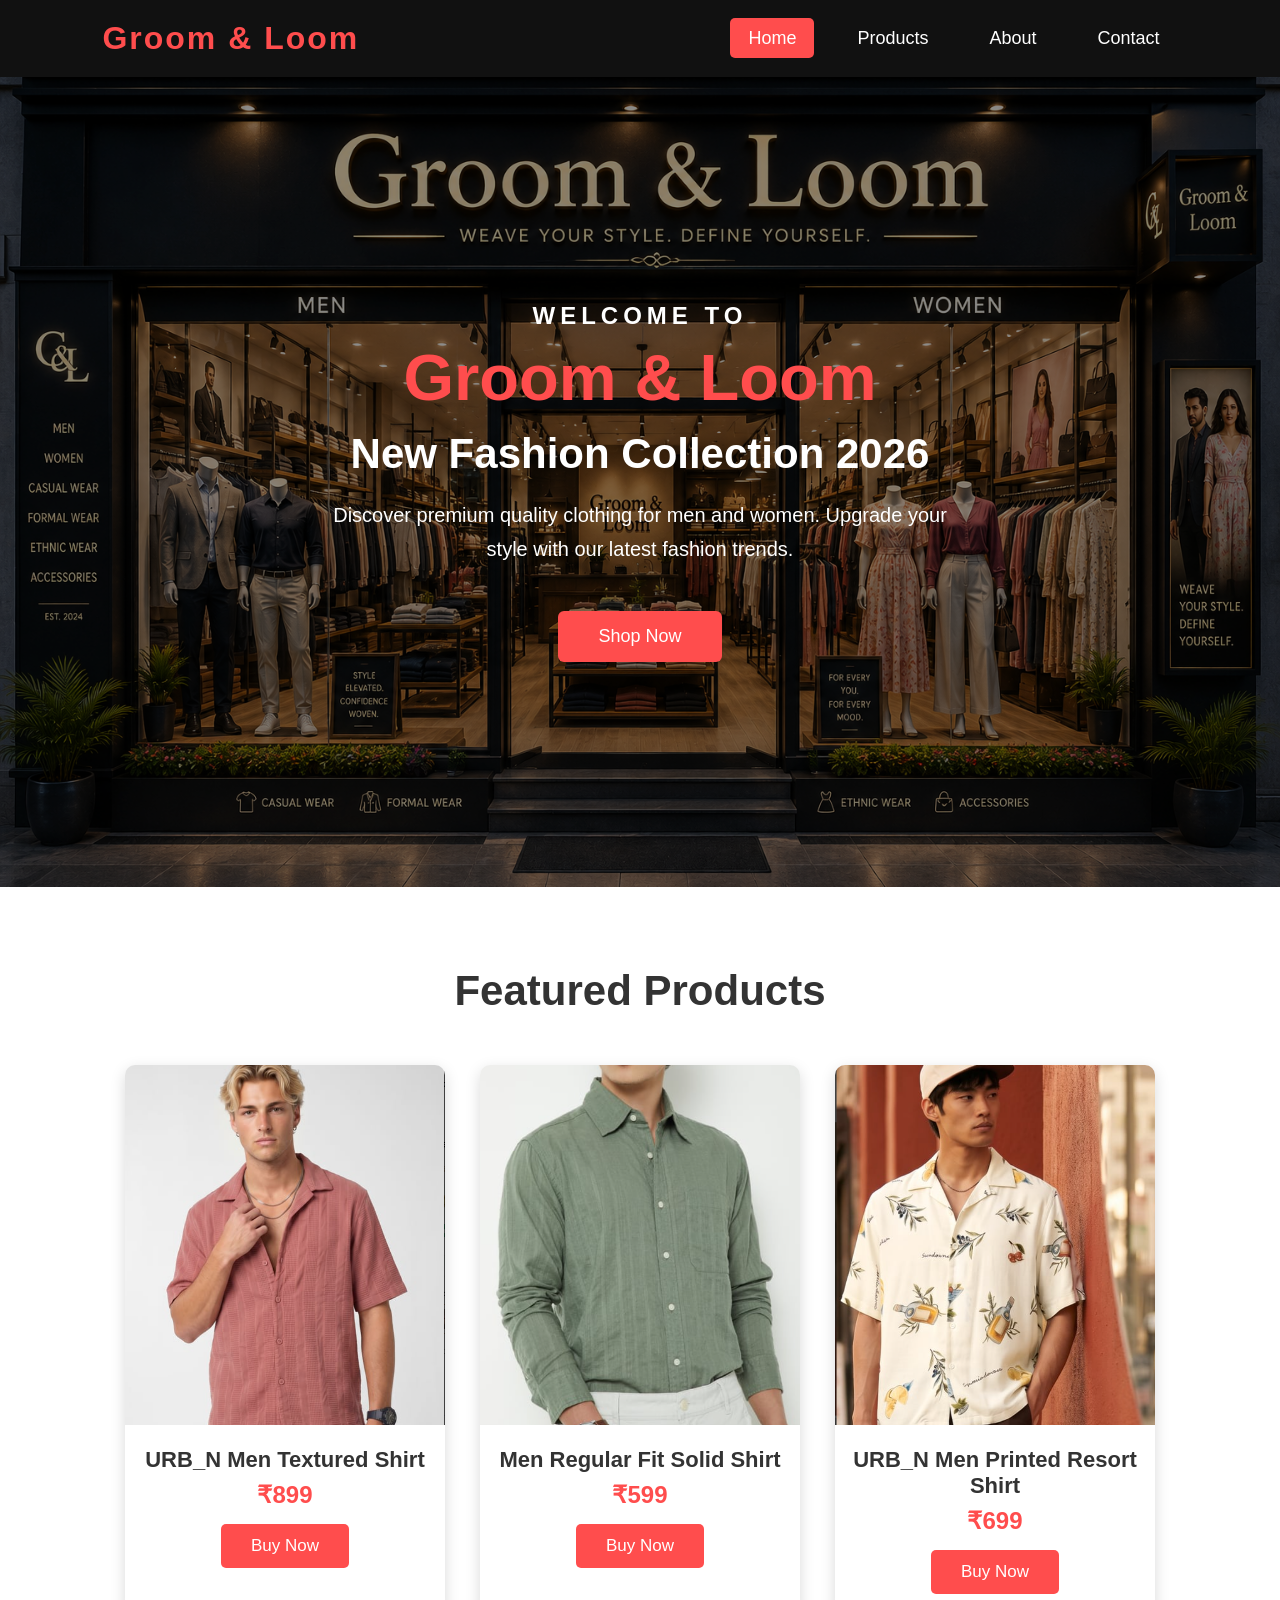
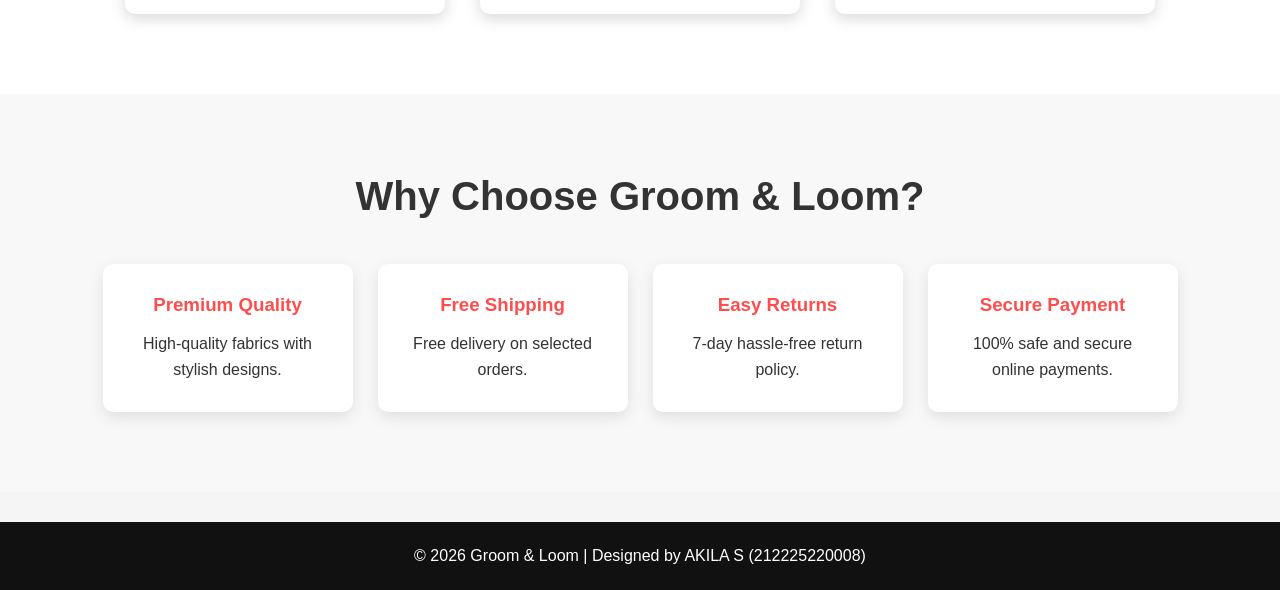
<file: akii/comapp/static/index.html>
<!DOCTYPE html>
<html lang="en">
<head>
    <meta charset="UTF-8">
    <meta name="viewport" content="width=device-width, initial-scale=1.0">
    <title>Groom & Loom | Home</title>

    <link rel="stylesheet" href="style.css">
</head>

<body>

    <!-- Header -->
    <header>

        <div class="logo">
            Groom & Loom
        </div>

        <nav>
            <ul>
                <li><a href="index.html" class="active">Home</a></li>
                <li><a href="products.html">Products</a></li>
                <li><a href="about.html">About</a></li>
                <li><a href="contact.html">Contact</a></li>
            </ul>
        </nav>

    </header>

    <!-- Hero Section -->

    <section class="hero">

        <div class="overlay"></div>

        <div class="hero-content">

            <h3>WELCOME TO</h3>

            <h1>Groom & Loom</h1>

            <h2>New Fashion Collection 2026</h2>

            <p>
                Discover premium quality clothing for men and women.
                Upgrade your style with our latest fashion trends.
            </p>

            <a href="products.html" class="btn">
                Shop Now
            </a>

        </div>

    </section>

    <!-- Featured Products -->

    <section class="featured">

        <h2>Featured Products</h2>

        <div class="product-container">

            <div class="product-card">

                <img src="p1.png" alt="Shirt">

                <h3>URB_N Men Textured Shirt</h3>

                <p class="price">₹899</p>

                <button>Buy Now</button>

            </div>

            <div class="product-card">

                <img src="p2.png" alt="Shirt">

                <h3>Men Regular Fit Solid Shirt</h3>

                <p class="price">₹599</p>

                <button>Buy Now</button>

            </div>

            <div class="product-card">

                <img src="p3.png" alt="Shirt">

                <h3>URB_N Men Printed Resort Shirt</h3>

                <p class="price">₹699</p>

                <button>Buy Now</button>

            </div>

        </div>

    </section>

    <!-- Why Choose Us -->

    <section class="why-us">

        <h2>Why Choose Groom & Loom?</h2>

        <div class="features">

            <div class="feature-box">

                <h3>Premium Quality</h3>

                <p>High-quality fabrics with stylish designs.</p>

            </div>

            <div class="feature-box">

                <h3>Free Shipping</h3>

                <p>Free delivery on selected orders.</p>

            </div>

            <div class="feature-box">

                <h3>Easy Returns</h3>

                <p>7-day hassle-free return policy.</p>

            </div>

            <div class="feature-box">

                <h3>Secure Payment</h3>

                <p>100% safe and secure online payments.</p>

            </div>

        </div>

    </section>

    <!-- Footer -->

    <footer>

        <p>

            © 2026 Groom & Loom |
            Designed by AKILA S (212225220008)

        </p>

    </footer>
</body>
</html>
</file>
<file: akii/comapp/static/style.css>
/* ==========================
   RESET
========================== */

*{
    margin:0;
    padding:0;
    box-sizing:border-box;
    font-family:Arial, Helvetica, sans-serif;
}

body{
    background:#f5f5f5;
    color:#333;
}

/* ==========================
   HEADER
========================== */

header{
    background:#111;
    color:white;
    display:flex;
    justify-content:space-between;
    align-items:center;
    padding:20px 8%;
    position:sticky;
    top:0;
    z-index:1000;
}

.logo{
    font-size:32px;
    font-weight:bold;
    color:#ff4d4d;
    letter-spacing:2px;
}

nav ul{
    display:flex;
    list-style:none;
}

nav ul li{
    margin-left:25px;
}

nav ul li a{
    text-decoration:none;
    color:white;
    font-size:18px;
    padding:10px 18px;
    border-radius:5px;
    transition:.3s;
}

nav ul li a:hover,
nav ul li a.active{
    background:#ff4d4d;
}

/* ==========================
   HERO
========================== */

.hero{
    position:relative;
    height:90vh;
    background:url("i6.png") center center/cover no-repeat;
    display:flex;
    justify-content:center;
    align-items:center;
}

.overlay{
    position:absolute;
    width:100%;
    height:100%;
    background:rgba(0,0,0,.45);
}

.hero-content{
    position:relative;
    text-align:center;
    color:white;
    z-index:2;
}

.hero-content h3{
    font-size:24px;
    letter-spacing:5px;
    margin-bottom:10px;
}

.hero-content h1{
    font-size:65px;
    color:#ff4d4d;
    margin-bottom:15px;
}

.hero-content h2{
    font-size:42px;
    margin-bottom:20px;
}

.hero-content p{
    font-size:20px;
    width:700px;
    max-width:90%;
    margin:auto;
    line-height:1.7;
}

/* ==========================
   BUTTON
========================== */

.btn{
    display:inline-block;
    margin-top:45px;
    padding:15px 40px;
    background:#ff4d4d;
    color:white;
    text-decoration:none;
    border-radius:6px;
    font-size:18px;
    transition:.3s;
}

.btn:hover{
    background:#111;
}

/* ==========================
   FEATURED PRODUCTS
========================== */

.featured{
    padding:80px 8%;
    text-align:center;
    background:white;
}

.featured h2{
    font-size:42px;
    margin-bottom:50px;
}

.product-container{
    display:flex;
    justify-content:center;
    gap:35px;
    flex-wrap:wrap;
}

.product-card{
    width:320px;
    background:white;
    border-radius:10px;
    overflow:hidden;
    box-shadow:0 5px 15px rgba(0,0,0,.15);
    transition:.3s;
}

.product-card:hover{
    transform:translateY(-10px);
}

.product-card img{
    width:100%;
    height:360px;
    object-fit:cover;
}

.product-card h3{
    padding:18px 15px 8px;
    font-size:22px;
}

.price{
    color:#ff4d4d;
    font-size:24px;
    font-weight:bold;
    margin-bottom:15px;
}

.product-card button{
    margin-bottom:20px;
    padding:12px 30px;
    background:#ff4d4d;
    color:white;
    border:none;
    border-radius:5px;
    cursor:pointer;
    font-size:17px;
    transition:.3s;
}

.product-card button:hover{
    background:#111;
}

/* ==========================
   WHY CHOOSE US
========================== */

.why-us{
    background:#f8f8f8;
    padding:80px 8%;
    text-align:center;
}

.why-us h2{
    font-size:40px;
    margin-bottom:45px;
}

.features{
    display:flex;
    justify-content:center;
    gap:25px;
    flex-wrap:wrap;
}

.feature-box{
    width:250px;
    background:white;
    padding:30px;
    border-radius:10px;
    box-shadow:0 5px 15px rgba(0,0,0,.1);
    transition:.3s;
}

.feature-box:hover{
    transform:translateY(-8px);
}

.feature-box h3{
    color:#ff4d4d;
    margin-bottom:15px;
}

.feature-box p{
    line-height:1.6;
}

/* ==========================
   FOOTER
========================== */

footer{
    background:#111;
    color:white;
    text-align:center;
    padding:25px;
    margin-top:30px;
}

/* ==========================
   RESPONSIVE
========================== */

@media(max-width:992px){

    header{
        flex-direction:column;
        padding:20px;
    }

    nav ul{
        margin-top:15px;
    }

    .hero-content h1{
        font-size:50px;
    }

    .hero-content h2{
        font-size:30px;
    }

    .hero-content p{
        width:90%;
        font-size:18px;
    }

    .product-container{
        justify-content:center;
    }
}

@media(max-width:768px){

    nav ul{
        flex-direction:column;
        align-items:center;
    }

    nav ul li{
        margin:10px 0;
    }

    .hero{
        height:75vh;
    }

    .hero-content h1{
        font-size:40px;
    }

    .hero-content h2{
        font-size:25px;
    }

    .featured h2,
    .why-us h2{
        font-size:32px;
    }

    .product-card{
        width:90%;
    }

    .feature-box{
        width:90%;
    }
}
</file>
